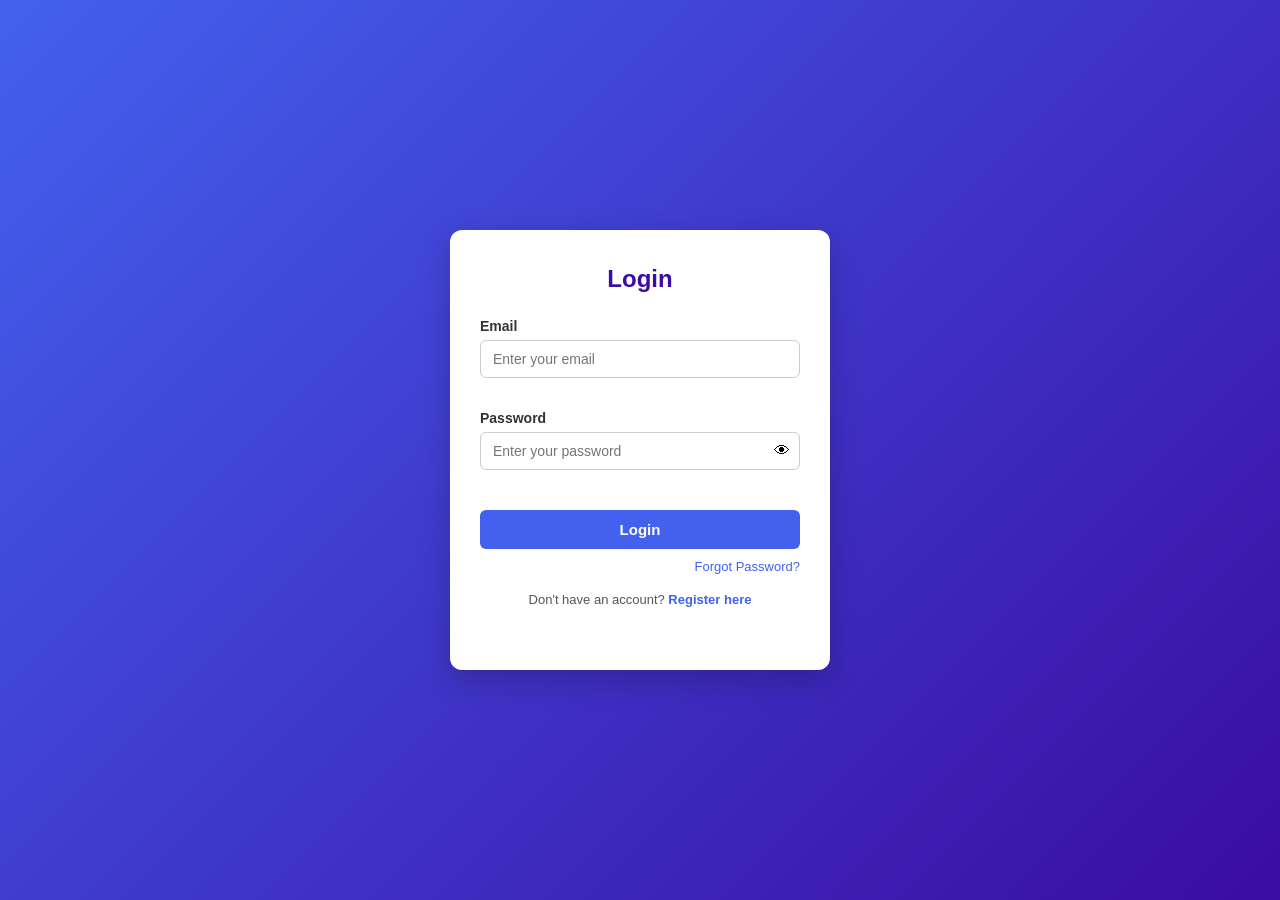
<file: index.html>
<!DOCTYPE html>
<html lang="en">
<head>
<meta charset="UTF-8" />
<meta name="viewport" content="width=device-width, initial-scale=1.0" />
<title>Login | Login & Registration Testing Project</title>
<link rel="stylesheet" href="css/style.css" />
</head>
<body>

  <div class="container">
    <div class="card">
      <h2>Login</h2>

      <form id="loginForm" novalidate>
        <label for="loginEmail">Email</label>
        <input type="email" id="loginEmail" placeholder="Enter your email" />
        <span class="error" id="loginEmailError"></span>

        <label for="loginPassword">Password</label>
        <div class="password-wrapper">
          <input type="password" id="loginPassword" placeholder="Enter your password" />
          <span class="toggle-icon" onclick="togglePassword('loginPassword', this)">👁</span>
        </div>
        <span class="error" id="loginPasswordError"></span>

        <button type="submit">Login</button>

        <a href="#" class="link-small" id="forgotPasswordLink">Forgot Password?</a>
      </form>

      <p class="switch-link">Don't have an account? <a href="register.html">Register here</a></p>
      <p class="msg" id="loginMsg"></p>
    </div>
  </div>

  <script src="js/script.js"></script>
</body>
</html>
</file>
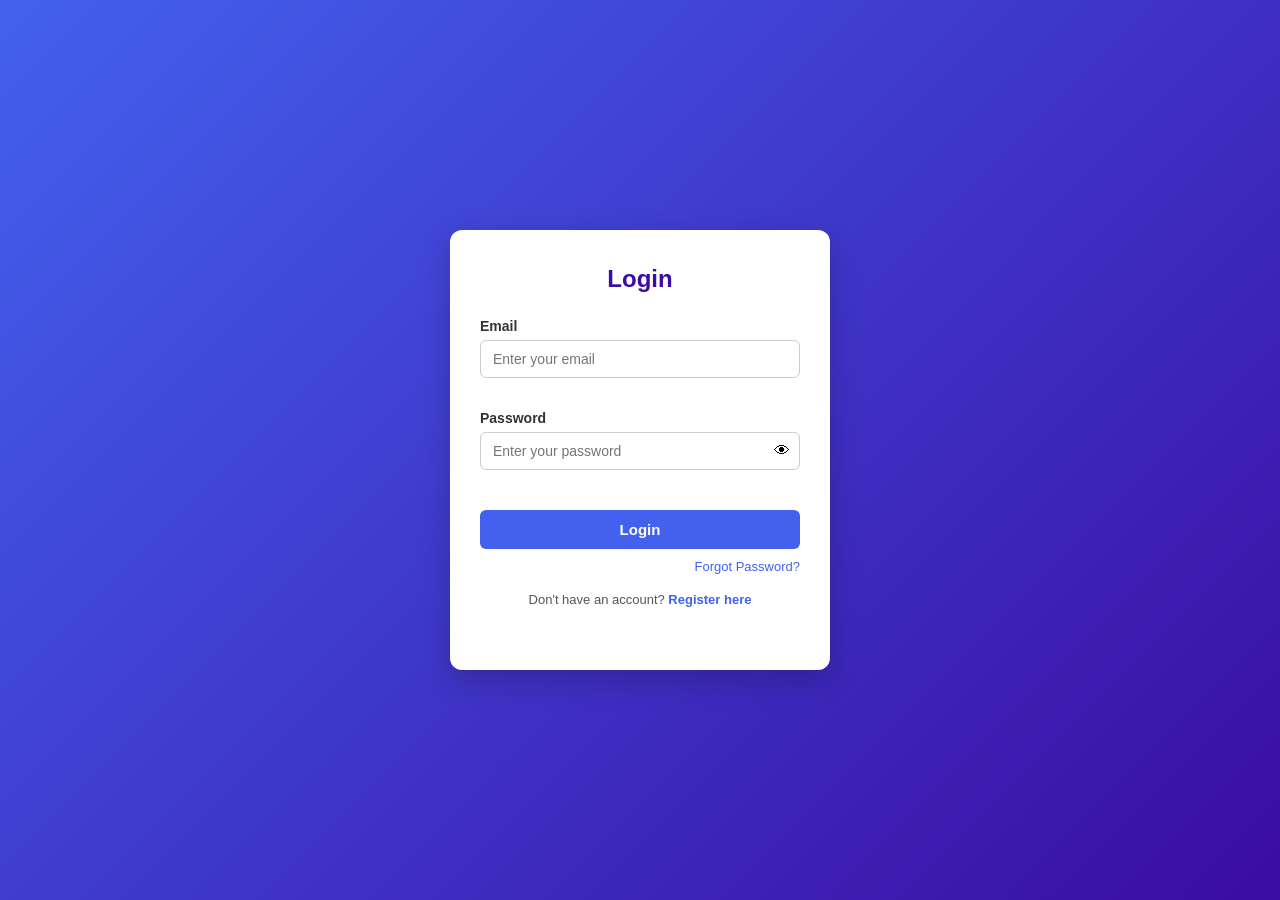
<file: dashboard.html>
<!DOCTYPE html>
<html lang="en">
<head>
<meta charset="UTF-8" />
<meta name="viewport" content="width=device-width, initial-scale=1.0" />
<title>Dashboard | Login & Registration Testing Project</title>
<link rel="stylesheet" href="css/style.css" />
</head>
<body>

  <div class="container">
    <div class="dashboard-card">
      <h2>Welcome, <span id="dashboardUserName">User</span> 👋</h2>
      <p>You have successfully logged in to your account.</p>
      <button class="logout-btn" onclick="logout()">Logout</button>
    </div>
  </div>

  <script src="js/script.js"></script>
</body>
</html>
</file>
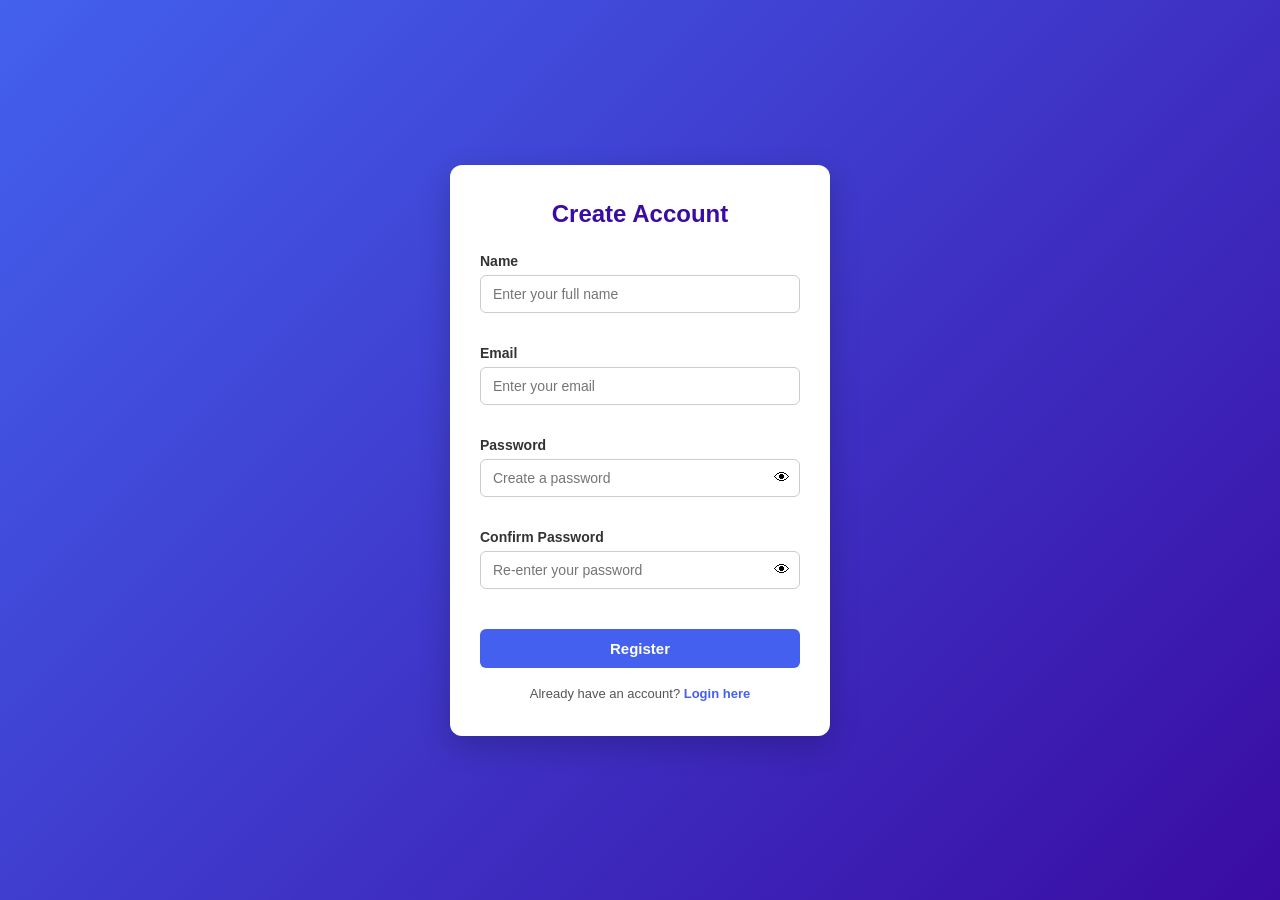
<file: register.html>
<!DOCTYPE html>
<html lang="en">
<head>
<meta charset="UTF-8" />
<meta name="viewport" content="width=device-width, initial-scale=1.0" />
<title>Register | Login & Registration Testing Project</title>
<link rel="stylesheet" href="css/style.css" />
</head>
<body>

  <div class="container">
    <div class="card">
      <h2>Create Account</h2>

      <form id="registerForm" novalidate>
        <label for="registerName">Name</label>
        <input type="text" id="registerName" placeholder="Enter your full name" />
        <span class="error" id="nameError"></span>

        <label for="registerEmail">Email</label>
        <input type="email" id="registerEmail" placeholder="Enter your email" />
        <span class="error" id="registerEmailError"></span>

        <label for="registerPassword">Password</label>
        <div class="password-wrapper">
          <input type="password" id="registerPassword" placeholder="Create a password" />
          <span class="toggle-icon" onclick="togglePassword('registerPassword', this)">👁</span>
        </div>
        <span class="error" id="registerPasswordError"></span>

        <label for="registerConfirmPassword">Confirm Password</label>
        <div class="password-wrapper">
          <input type="password" id="registerConfirmPassword" placeholder="Re-enter your password" />
          <span class="toggle-icon" onclick="togglePassword('registerPassword', this)">👁</span>
        </div>
        <span class="error" id="confirmPasswordError"></span>

        <button type="submit">Register</button>
      </form>

      <p class="switch-link">Already have an account? <a href="index.html">Login here</a></p>
    </div>
  </div>

  <script src="js/script.js"></script>
</body>
</html>
</file>
<file: css/style.css>
/* ===========================================
   Login & Registration Testing Project
   Simple, clean stylesheet
=========================================== */

* {
  margin: 0;
  padding: 0;
  box-sizing: border-box;
  font-family: 'Segoe UI', Arial, sans-serif;
}

body {
  background: linear-gradient(135deg, #4361ee, #3a0ca3);
  min-height: 100vh;
  display: flex;
  align-items: center;
  justify-content: center;
  padding: 20px;
}

.container {
  width: 100%;
  display: flex;
  justify-content: center;
}

.card {
  background: #ffffff;
  width: 380px;
  padding: 35px 30px;
  border-radius: 12px;
  box-shadow: 0 10px 30px rgba(0, 0, 0, 0.2);
}

.card h2 {
  text-align: center;
  color: #3a0ca3;
  margin-bottom: 25px;
}

form label {
  display: block;
  margin-top: 14px;
  margin-bottom: 6px;
  font-size: 14px;
  color: #333;
  font-weight: 600;
}

form input[type="text"],
form input[type="email"],
form input[type="password"] {
  width: 100%;
  padding: 10px 12px;
  border: 1px solid #ccc;
  border-radius: 6px;
  font-size: 14px;
  outline: none;
  transition: border-color 0.2s;
}

form input:focus {
  border-color: #4361ee;
}

.password-wrapper {
  position: relative;
}

.password-wrapper input {
  padding-right: 38px;
}

.toggle-icon {
  position: absolute;
  right: 10px;
  top: 50%;
  transform: translateY(-50%);
  cursor: pointer;
  font-size: 16px;
  user-select: none;
}

.error {
  display: block;
  color: #d90429;
  font-size: 12px;
  margin-top: 4px;
  min-height: 14px;
}

button[type="submit"] {
  width: 100%;
  margin-top: 22px;
  padding: 11px;
  background: #4361ee;
  color: #fff;
  border: none;
  border-radius: 6px;
  font-size: 15px;
  font-weight: 600;
  cursor: pointer;
  transition: background 0.2s;
}

button[type="submit"]:hover {
  background: #3a0ca3;
}

.link-small {
  display: block;
  text-align: right;
  margin-top: 10px;
  font-size: 13px;
  color: #4361ee;
  text-decoration: none;
}

.link-small:hover {
  text-decoration: underline;
}

.switch-link {
  text-align: center;
  margin-top: 18px;
  font-size: 13px;
  color: #555;
}

.switch-link a {
  color: #4361ee;
  text-decoration: none;
  font-weight: 600;
}

.msg {
  text-align: center;
  margin-top: 12px;
  font-size: 13px;
  min-height: 16px;
  color: #d90429;
}

/* Dashboard */
.dashboard-card {
  background: #fff;
  width: 420px;
  padding: 40px 30px;
  border-radius: 12px;
  box-shadow: 0 10px 30px rgba(0, 0, 0, 0.2);
  text-align: center;
}

.dashboard-card h2 {
  color: #3a0ca3;
  margin-bottom: 10px;
}

.dashboard-card p {
  color: #444;
  margin-bottom: 25px;
}

.logout-btn {
  padding: 10px 25px;
  background: #d90429;
  color: #fff;
  border: none;
  border-radius: 6px;
  font-size: 14px;
  font-weight: 600;
  cursor: pointer;
}

.logout-btn:hover {
  background: #b0031f;
}
</file>
